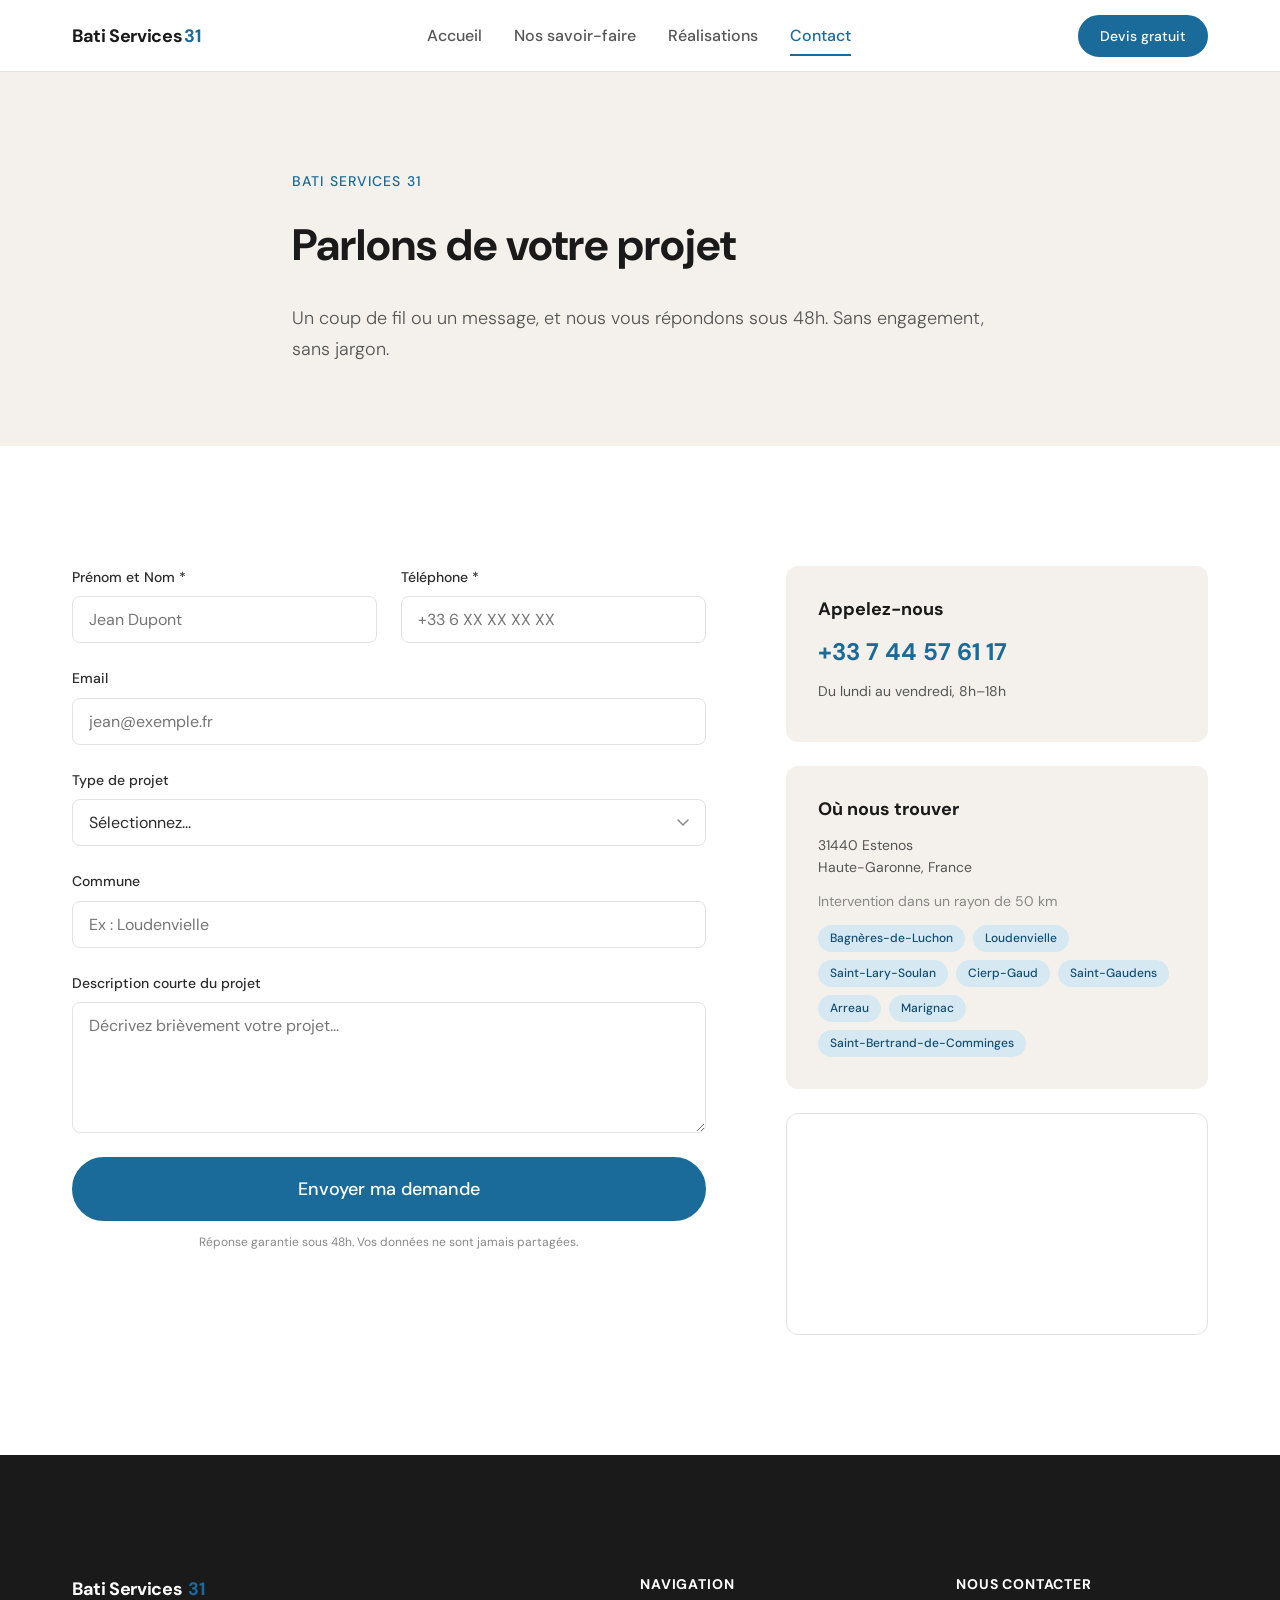
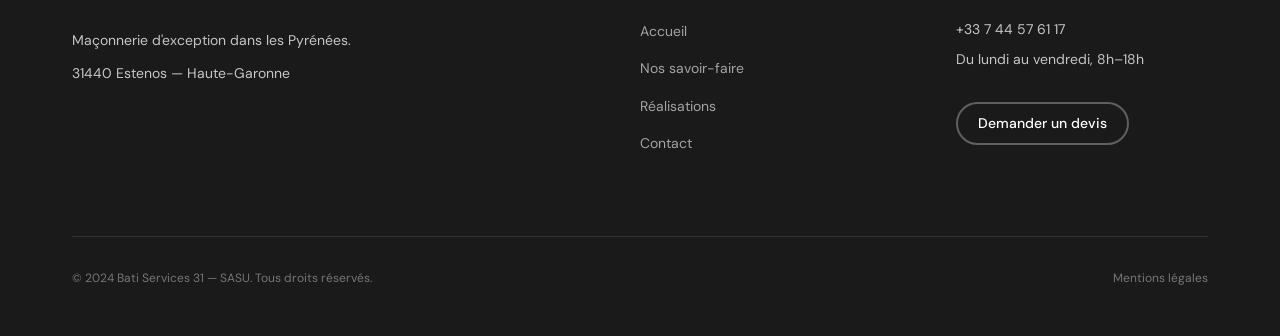
<file: contact.html>
<!DOCTYPE html>
<html lang="fr">
<head>
  <meta charset="UTF-8">
  <meta name="viewport" content="width=device-width, initial-scale=1.0">
  <meta name="robots" content="index, follow">
  <title>Contact &amp; Devis — Bati Services 31</title>
  <meta name="description" content="Demandez un devis gratuit à Bati Services 31. Réponse sous 48h. Intervention dans un rayon de 50 km autour de Bagnères-de-Luchon.">
  <link rel="preconnect" href="https://fonts.googleapis.com">
  <link rel="preconnect" href="https://fonts.gstatic.com" crossorigin>
  <link href="https://fonts.googleapis.com/css2?family=DM+Sans:ital,opsz,wght@0,9..40,300;0,9..40,400;0,9..40,500;0,9..40,700;1,9..40,300&display=swap" rel="stylesheet">
  <link rel="stylesheet" href="assets/css/style.css">
</head>
<body>

  <!-- ── HEADER ── -->
  <header class="site-header">
    <div class="container">
      <nav class="nav">
        <a href="index.html" class="nav-logo">
          <span class="logo-name">Bati Services</span><span class="logo-number">31</span>
        </a>
        <ul class="nav-links">
          <li><a href="index.html" class="nav-link">Accueil</a></li>
          <li><a href="services.html" class="nav-link">Nos savoir-faire</a></li>
          <li><a href="realisations.html" class="nav-link">Réalisations</a></li>
          <li><a href="contact.html" class="nav-link">Contact</a></li>
        </ul>
        <a href="contact.html" class="btn btn-primary btn-sm nav-cta">Devis gratuit</a>
        <button class="nav-burger" aria-label="Menu">
          <span></span><span></span><span></span>
        </button>
      </nav>
    </div>
    <nav class="nav-mobile">
      <a href="index.html" class="nav-link">Accueil</a>
      <a href="services.html" class="nav-link">Nos savoir-faire</a>
      <a href="realisations.html" class="nav-link">Réalisations</a>
      <a href="contact.html" class="nav-link">Contact</a>
      <a href="contact.html" class="btn btn-primary btn-md">Devis gratuit</a>
    </nav>
  </header>

  <!-- ── PAGE HERO ── -->
  <section class="page-hero">
    <div class="container">
      <span class="section-label">Bati Services 31</span>
      <h1>Parlons de votre projet</h1>
      <p class="page-hero-subtitle">
        Un coup de fil ou un message, et nous vous répondons sous 48h.
        Sans engagement, sans jargon.
      </p>
    </div>
  </section>

  <!-- ── CONTACT SECTION ── -->
  <section class="contact-section">
    <div class="container">
      <div class="contact-layout">

        <!-- Formulaire -->
        <div class="fade-in">
          <form class="contact-form" name="contact" method="POST">

            <div class="form-row">
              <div class="form-group">
                <label for="nom">Prénom et Nom *</label>
                <input type="text" id="nom" name="nom" required placeholder="Jean Dupont">
              </div>
              <div class="form-group">
                <label for="tel">Téléphone *</label>
                <input type="tel" id="tel" name="tel" required placeholder="+33 6 XX XX XX XX">
              </div>
            </div>

            <div class="form-group">
              <label for="email">Email</label>
              <input type="email" id="email" name="email" placeholder="jean@exemple.fr">
            </div>

            <div class="form-group">
              <label for="projet">Type de projet</label>
              <select id="projet" name="projet">
                <option value="">Sélectionnez...</option>
                <option value="maconnerie">Maçonnerie générale</option>
                <option value="pierre">Construction en pierre</option>
                <option value="facade">Rénovation façade</option>
                <option value="carrelage">Carrelage et faïence</option>
                <option value="exterieurs">Aménagements extérieurs</option>
                <option value="platrerie">Plâtrerie</option>
                <option value="autre">Autre</option>
              </select>
            </div>

            <div class="form-group">
              <label for="commune">Commune</label>
              <input type="text" id="commune" name="commune" placeholder="Ex : Loudenvielle">
            </div>

            <div class="form-group">
              <label for="message">Description courte du projet</label>
              <textarea id="message" name="message" rows="5"
                placeholder="Décrivez brièvement votre projet..."></textarea>
            </div>

            <button type="submit" class="btn btn-primary btn-lg btn-full">
              Envoyer ma demande
            </button>
            <p class="form-note">
              Réponse garantie sous 48h. Vos données ne sont jamais partagées.
            </p>

          </form>
        </div>

        <!-- Infos de contact -->
        <div class="contact-info fade-in">

          <div class="contact-card">
            <h3>Appelez-nous</h3>
            <a href="tel:+33744576117" class="contact-phone">+33 7 44 57 61 17</a>
            <p>Du lundi au vendredi, 8h–18h</p>
          </div>

          <div class="contact-card">
            <h3>Où nous trouver</h3>
            <p>31440 Estenos<br>Haute-Garonne, France</p>
            <p style="margin-top: 12px; font-size: 0.875rem; color: var(--color-light);">
              Intervention dans un rayon de 50 km
            </p>
            <div class="zone-list">
              <span class="zone-chip">Bagnères-de-Luchon</span>
              <span class="zone-chip">Loudenvielle</span>
              <span class="zone-chip">Saint-Lary-Soulan</span>
              <span class="zone-chip">Cierp-Gaud</span>
              <span class="zone-chip">Saint-Gaudens</span>
              <span class="zone-chip">Arreau</span>
              <span class="zone-chip">Marignac</span>
              <span class="zone-chip">Saint-Bertrand-de-Comminges</span>
            </div>
          </div>

          <div class="contact-map">
            <iframe
              src="https://www.google.com/maps/embed?pb=!1m18!1m12!1m3!1d46124.87!2d0.5958!3d42.7914!2m3!1f0!2f0!3f0!3m2!1i1024!2i768!4f13.1!3m3!1m2!1s0x12aedf4e7e5b2a33%3A0x40665174a9f0460!2sBagn%C3%A8res-de-Luchon!5e0!3m2!1sfr!2sfr!4v1700000000000"
              width="100%"
              height="220"
              style="border: 0; display: block;"
              allowfullscreen
              loading="lazy"
              referrerpolicy="no-referrer-when-downgrade"
              title="Carte Bagnères-de-Luchon">
            </iframe>
          </div>

        </div>
      </div>
    </div>
  </section>

  <!-- ── FOOTER ── -->
  <footer class="site-footer">
    <div class="container">
      <div class="footer-grid">
        <div class="footer-brand">
          <span class="footer-logo">Bati Services <em>31</em></span>
          <p>Maçonnerie d'exception dans les Pyrénées.</p>
          <p>31440 Estenos — Haute-Garonne</p>
        </div>
        <div class="footer-nav">
          <h4>Navigation</h4>
          <ul>
            <li><a href="index.html">Accueil</a></li>
            <li><a href="services.html">Nos savoir-faire</a></li>
            <li><a href="realisations.html">Réalisations</a></li>
            <li><a href="contact.html">Contact</a></li>
          </ul>
        </div>
        <div class="footer-contact">
          <h4>Nous contacter</h4>
          <p>+33 7 44 57 61 17</p>
          <p>Du lundi au vendredi, 8h–18h</p>
          <a href="contact.html" class="btn btn-outline btn-sm">Demander un devis</a>
        </div>
      </div>
      <div class="footer-bottom">
        <p>© 2024 Bati Services 31 — SASU. Tous droits réservés.</p>
        <a href="#">Mentions légales</a>
      </div>
    </div>
  </footer>

  <script src="assets/js/main.js"></script>
</body>
</html>
</file>
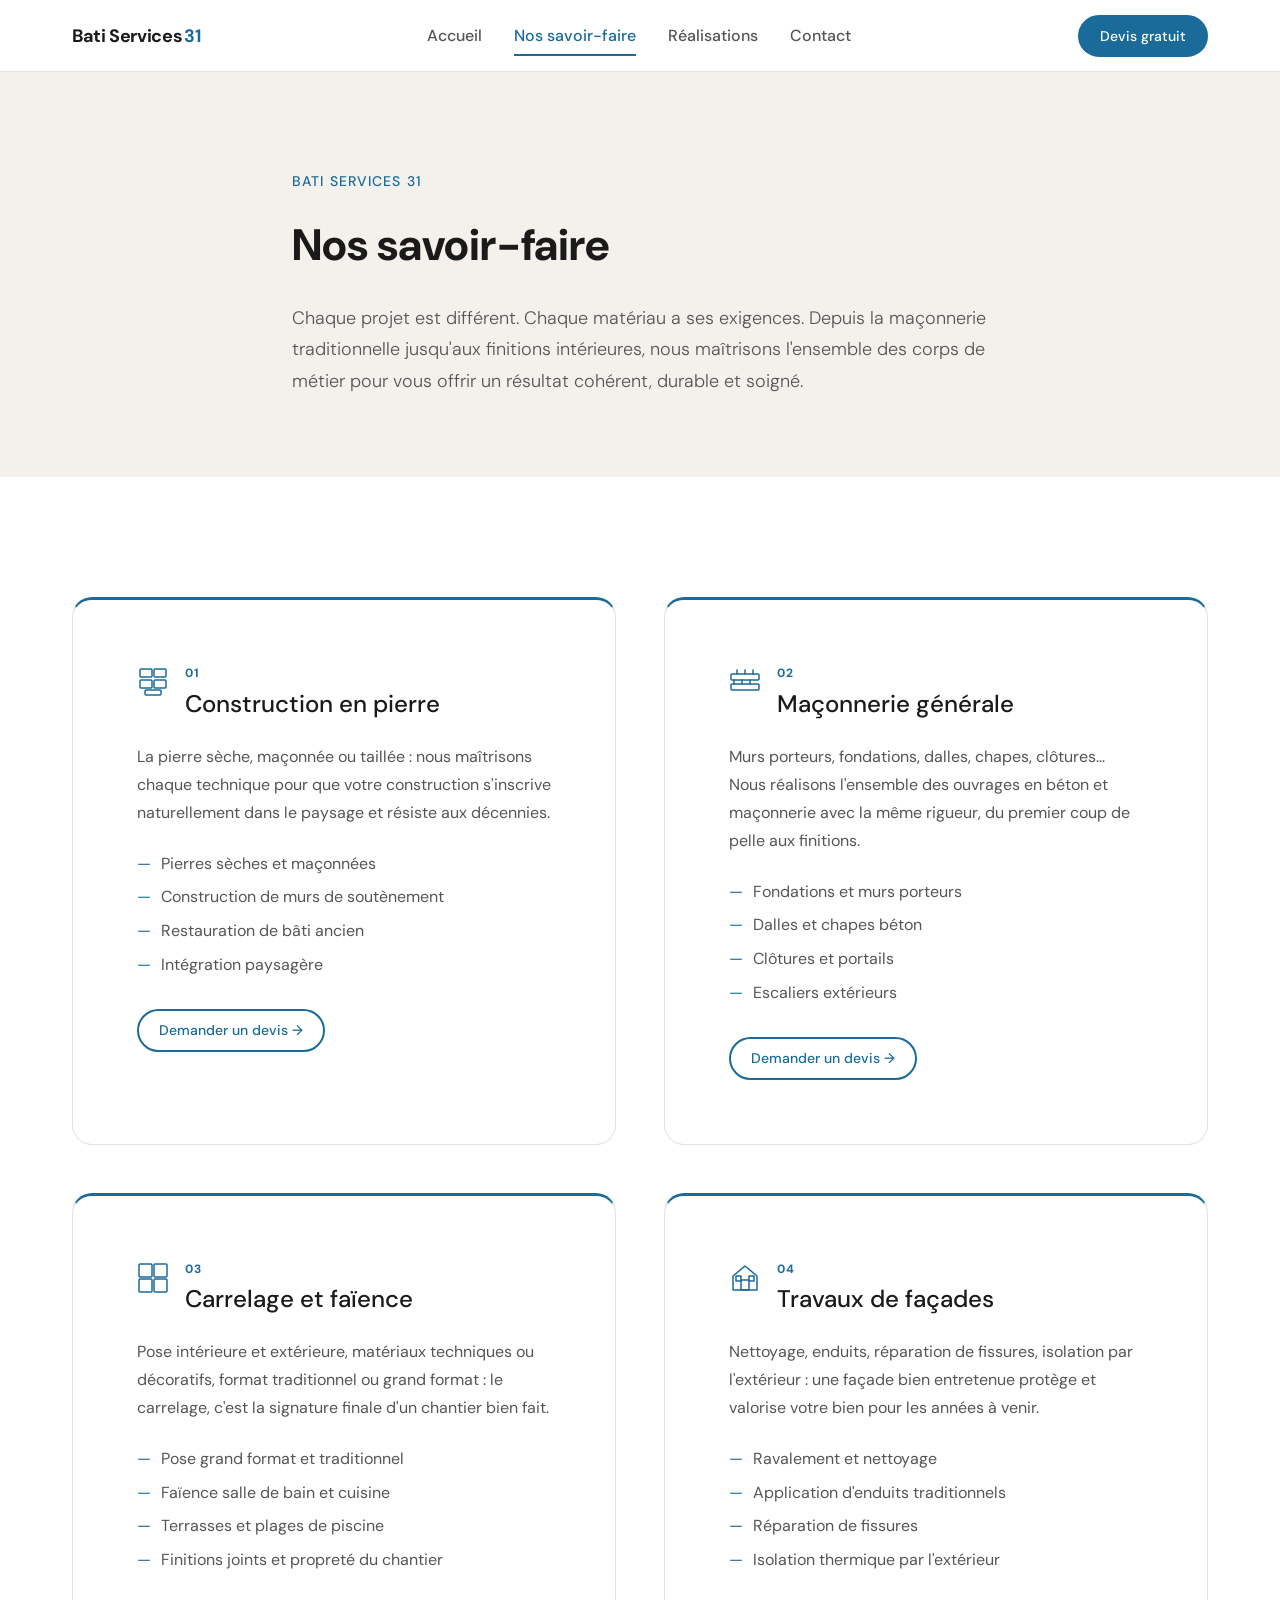
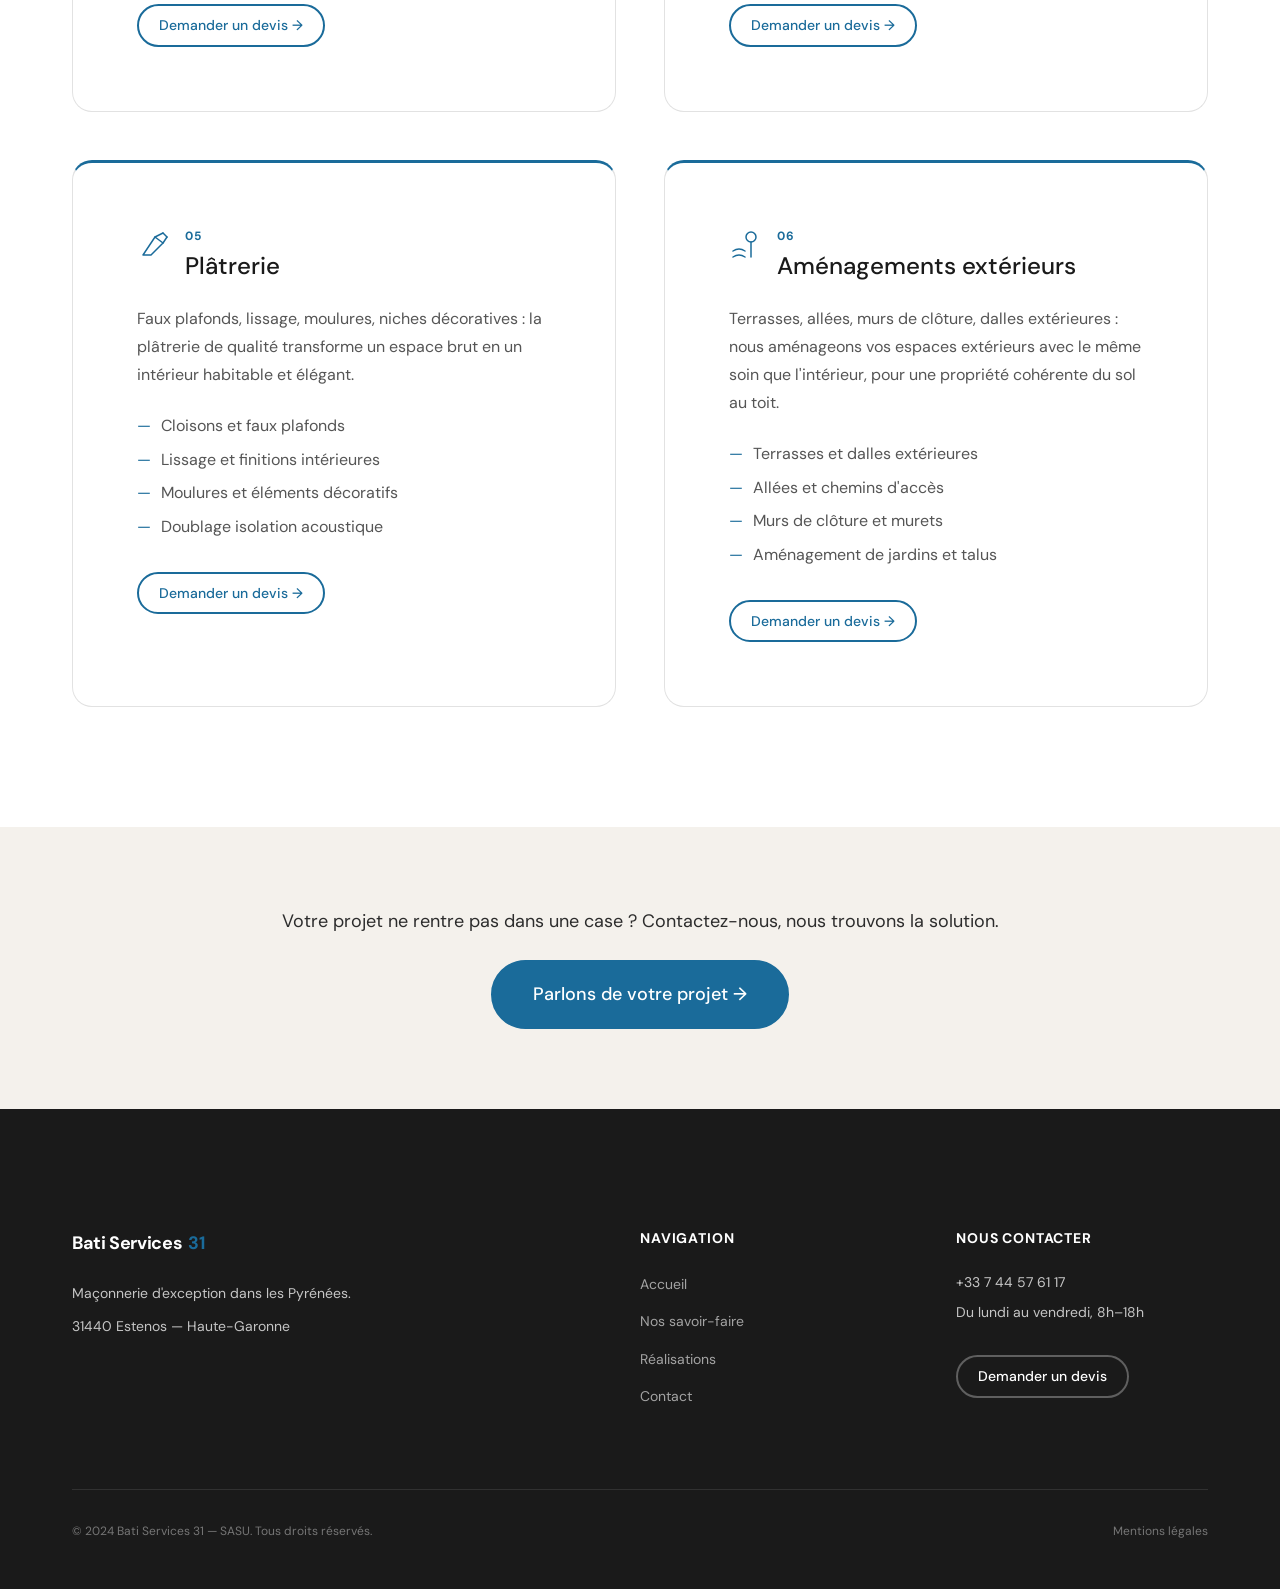
<file: services.html>
<!DOCTYPE html>
<html lang="fr">
<head>
  <meta charset="UTF-8">
  <meta name="viewport" content="width=device-width, initial-scale=1.0">
  <meta name="robots" content="index, follow">
  <title>Nos Savoir-faire — Bati Services 31</title>
  <meta name="description" content="Maçonnerie générale, construction en pierre, carrelage, façades, plâtrerie et aménagements extérieurs à Bagnères-de-Luchon et alentours.">
  <link rel="preconnect" href="https://fonts.googleapis.com">
  <link rel="preconnect" href="https://fonts.gstatic.com" crossorigin>
  <link href="https://fonts.googleapis.com/css2?family=DM+Sans:ital,opsz,wght@0,9..40,300;0,9..40,400;0,9..40,500;0,9..40,700;1,9..40,300&display=swap" rel="stylesheet">
  <link rel="stylesheet" href="assets/css/style.css">
</head>
<body>

  <!-- ── HEADER ── -->
  <header class="site-header">
    <div class="container">
      <nav class="nav">
        <a href="index.html" class="nav-logo">
          <span class="logo-name">Bati Services</span><span class="logo-number">31</span>
        </a>
        <ul class="nav-links">
          <li><a href="index.html" class="nav-link">Accueil</a></li>
          <li><a href="services.html" class="nav-link">Nos savoir-faire</a></li>
          <li><a href="realisations.html" class="nav-link">Réalisations</a></li>
          <li><a href="contact.html" class="nav-link">Contact</a></li>
        </ul>
        <a href="contact.html" class="btn btn-primary btn-sm nav-cta">Devis gratuit</a>
        <button class="nav-burger" aria-label="Menu">
          <span></span><span></span><span></span>
        </button>
      </nav>
    </div>
    <nav class="nav-mobile">
      <a href="index.html" class="nav-link">Accueil</a>
      <a href="services.html" class="nav-link">Nos savoir-faire</a>
      <a href="realisations.html" class="nav-link">Réalisations</a>
      <a href="contact.html" class="nav-link">Contact</a>
      <a href="contact.html" class="btn btn-primary btn-md">Devis gratuit</a>
    </nav>
  </header>

  <!-- ── PAGE HERO ── -->
  <section class="page-hero">
    <div class="container">
      <span class="section-label">Bati Services 31</span>
      <h1>Nos savoir-faire</h1>
      <p class="page-hero-subtitle">
        Chaque projet est différent. Chaque matériau a ses exigences.
        Depuis la maçonnerie traditionnelle jusqu'aux finitions intérieures,
        nous maîtrisons l'ensemble des corps de métier pour vous offrir
        un résultat cohérent, durable et soigné.
      </p>
    </div>
  </section>

  <!-- ── SERVICES GRID ── -->
  <section class="services-full">
    <div class="container">
      <div class="services-full-grid">

        <!-- 01 Pierre -->
        <article class="service-item fade-in" id="pierre">
          <div class="service-item-header">
            <div class="service-item-icon">
              <svg width="32" height="32" viewBox="0 0 32 32" fill="none" stroke="currentColor" stroke-width="1.5" stroke-linecap="round" stroke-linejoin="round">
                <rect x="3" y="3" width="12" height="8" rx="1"/>
                <rect x="17" y="3" width="12" height="8" rx="1"/>
                <rect x="3" y="14" width="12" height="8" rx="1"/>
                <rect x="17" y="14" width="12" height="8" rx="1"/>
                <rect x="8" y="24" width="16" height="5" rx="1"/>
              </svg>
            </div>
            <div>
              <span class="service-item-num">01</span>
              <h2>Construction en pierre</h2>
            </div>
          </div>
          <p>La pierre sèche, maçonnée ou taillée : nous maîtrisons chaque technique pour que votre construction s'inscrive naturellement dans le paysage et résiste aux décennies.</p>
          <ul class="service-features">
            <li>Pierres sèches et maçonnées</li>
            <li>Construction de murs de soutènement</li>
            <li>Restauration de bâti ancien</li>
            <li>Intégration paysagère</li>
          </ul>
          <a href="contact.html" class="btn btn-outline btn-sm">Demander un devis →</a>
        </article>

        <!-- 02 Maçonnerie -->
        <article class="service-item fade-in" id="maconnerie">
          <div class="service-item-header">
            <div class="service-item-icon">
              <svg width="32" height="32" viewBox="0 0 32 32" fill="none" stroke="currentColor" stroke-width="1.5" stroke-linecap="round" stroke-linejoin="round">
                <rect x="2" y="8" width="28" height="6" rx="1"/>
                <rect x="2" y="18" width="28" height="6" rx="1"/>
                <line x1="8" y1="8" x2="8" y2="4"/><line x1="16" y1="8" x2="16" y2="4"/><line x1="24" y1="8" x2="24" y2="4"/>
                <line x1="5" y1="18" x2="5" y2="14"/><line x1="13" y1="18" x2="13" y2="14"/><line x1="21" y1="18" x2="21" y2="14"/>
              </svg>
            </div>
            <div>
              <span class="service-item-num">02</span>
              <h2>Maçonnerie générale</h2>
            </div>
          </div>
          <p>Murs porteurs, fondations, dalles, chapes, clôtures... Nous réalisons l'ensemble des ouvrages en béton et maçonnerie avec la même rigueur, du premier coup de pelle aux finitions.</p>
          <ul class="service-features">
            <li>Fondations et murs porteurs</li>
            <li>Dalles et chapes béton</li>
            <li>Clôtures et portails</li>
            <li>Escaliers extérieurs</li>
          </ul>
          <a href="contact.html" class="btn btn-outline btn-sm">Demander un devis →</a>
        </article>

        <!-- 03 Carrelage -->
        <article class="service-item fade-in" id="carrelage">
          <div class="service-item-header">
            <div class="service-item-icon">
              <svg width="32" height="32" viewBox="0 0 32 32" fill="none" stroke="currentColor" stroke-width="1.5" stroke-linecap="round" stroke-linejoin="round">
                <rect x="2" y="2" width="13" height="13" rx="1"/>
                <rect x="17" y="2" width="13" height="13" rx="1"/>
                <rect x="2" y="17" width="13" height="13" rx="1"/>
                <rect x="17" y="17" width="13" height="13" rx="1"/>
              </svg>
            </div>
            <div>
              <span class="service-item-num">03</span>
              <h2>Carrelage et faïence</h2>
            </div>
          </div>
          <p>Pose intérieure et extérieure, matériaux techniques ou décoratifs, format traditionnel ou grand format : le carrelage, c'est la signature finale d'un chantier bien fait.</p>
          <ul class="service-features">
            <li>Pose grand format et traditionnel</li>
            <li>Faïence salle de bain et cuisine</li>
            <li>Terrasses et plages de piscine</li>
            <li>Finitions joints et propreté du chantier</li>
          </ul>
          <a href="contact.html" class="btn btn-outline btn-sm">Demander un devis →</a>
        </article>

        <!-- 04 Façades -->
        <article class="service-item fade-in" id="facades">
          <div class="service-item-header">
            <div class="service-item-icon">
              <svg width="32" height="32" viewBox="0 0 32 32" fill="none" stroke="currentColor" stroke-width="1.5" stroke-linecap="round" stroke-linejoin="round">
                <path d="M4 28 L4 14 L16 4 L28 14 L28 28 Z"/>
                <rect x="12" y="18" width="8" height="10"/>
                <rect x="7" y="14" width="5" height="5"/>
                <rect x="20" y="14" width="5" height="5"/>
              </svg>
            </div>
            <div>
              <span class="service-item-num">04</span>
              <h2>Travaux de façades</h2>
            </div>
          </div>
          <p>Nettoyage, enduits, réparation de fissures, isolation par l'extérieur : une façade bien entretenue protège et valorise votre bien pour les années à venir.</p>
          <ul class="service-features">
            <li>Ravalement et nettoyage</li>
            <li>Application d'enduits traditionnels</li>
            <li>Réparation de fissures</li>
            <li>Isolation thermique par l'extérieur</li>
          </ul>
          <a href="contact.html" class="btn btn-outline btn-sm">Demander un devis →</a>
        </article>

        <!-- 05 Plâtrerie -->
        <article class="service-item fade-in" id="platrerie">
          <div class="service-item-header">
            <div class="service-item-icon">
              <svg width="32" height="32" viewBox="0 0 32 32" fill="none" stroke="currentColor" stroke-width="1.5" stroke-linecap="round" stroke-linejoin="round">
                <path d="M6 26 L18 8 L26 14 L14 26 Z"/>
                <line x1="18" y1="8" x2="26" y2="4"/>
                <line x1="26" y1="14" x2="30" y2="8"/>
                <line x1="26" y1="4" x2="30" y2="8"/>
              </svg>
            </div>
            <div>
              <span class="service-item-num">05</span>
              <h2>Plâtrerie</h2>
            </div>
          </div>
          <p>Faux plafonds, lissage, moulures, niches décoratives : la plâtrerie de qualité transforme un espace brut en un intérieur habitable et élégant.</p>
          <ul class="service-features">
            <li>Cloisons et faux plafonds</li>
            <li>Lissage et finitions intérieures</li>
            <li>Moulures et éléments décoratifs</li>
            <li>Doublage isolation acoustique</li>
          </ul>
          <a href="contact.html" class="btn btn-outline btn-sm">Demander un devis →</a>
        </article>

        <!-- 06 Extérieurs -->
        <article class="service-item fade-in" id="exterieurs">
          <div class="service-item-header">
            <div class="service-item-icon">
              <svg width="32" height="32" viewBox="0 0 32 32" fill="none" stroke="currentColor" stroke-width="1.5" stroke-linecap="round" stroke-linejoin="round">
                <circle cx="22" cy="8" r="5"/>
                <line x1="22" y1="13" x2="22" y2="28"/>
                <path d="M4 28 Q10 24 16 28"/>
                <path d="M4 22 Q10 18 16 22"/>
              </svg>
            </div>
            <div>
              <span class="service-item-num">06</span>
              <h2>Aménagements extérieurs</h2>
            </div>
          </div>
          <p>Terrasses, allées, murs de clôture, dalles extérieures : nous aménageons vos espaces extérieurs avec le même soin que l'intérieur, pour une propriété cohérente du sol au toit.</p>
          <ul class="service-features">
            <li>Terrasses et dalles extérieures</li>
            <li>Allées et chemins d'accès</li>
            <li>Murs de clôture et murets</li>
            <li>Aménagement de jardins et talus</li>
          </ul>
          <a href="contact.html" class="btn btn-outline btn-sm">Demander un devis →</a>
        </article>

      </div>
    </div>
  </section>

  <!-- ── CTA services ── -->
  <section class="services-cta">
    <div class="container">
      <p class="fade-in">Votre projet ne rentre pas dans une case ? Contactez-nous, nous trouvons la solution.</p>
      <a href="contact.html" class="btn btn-primary btn-lg fade-in">Parlons de votre projet →</a>
    </div>
  </section>

  <!-- ── FOOTER ── -->
  <footer class="site-footer">
    <div class="container">
      <div class="footer-grid">
        <div class="footer-brand">
          <span class="footer-logo">Bati Services <em>31</em></span>
          <p>Maçonnerie d'exception dans les Pyrénées.</p>
          <p>31440 Estenos — Haute-Garonne</p>
        </div>
        <div class="footer-nav">
          <h4>Navigation</h4>
          <ul>
            <li><a href="index.html">Accueil</a></li>
            <li><a href="services.html">Nos savoir-faire</a></li>
            <li><a href="realisations.html">Réalisations</a></li>
            <li><a href="contact.html">Contact</a></li>
          </ul>
        </div>
        <div class="footer-contact">
          <h4>Nous contacter</h4>
          <p>+33 7 44 57 61 17</p>
          <p>Du lundi au vendredi, 8h–18h</p>
          <a href="contact.html" class="btn btn-outline btn-sm">Demander un devis</a>
        </div>
      </div>
      <div class="footer-bottom">
        <p>© 2024 Bati Services 31 — SASU. Tous droits réservés.</p>
        <a href="#">Mentions légales</a>
      </div>
    </div>
  </footer>

  <script src="assets/js/main.js"></script>
</body>
</html>
</file>
<file: assets/css/style.css>
/* ============================================================
   BATI SERVICES 31 — Global Stylesheet
   ============================================================ */

/* ── Google Fonts ── */
@import url('https://fonts.googleapis.com/css2?family=DM+Sans:ital,opsz,wght@0,9..40,300;0,9..40,400;0,9..40,500;0,9..40,700;1,9..40,300&display=swap');

/* ── Design Tokens ── */
:root {
  /* Colours */
  --color-blue:         #1A6B9A;
  --color-blue-dark:    #124E72;
  --color-blue-light:   #D6E8F2;
  --color-black:        #1A1A1A;
  --color-dark:         #2C2C2C;
  --color-mid:          #555555;
  --color-light:        #888888;
  --color-stone:        #F4F1EC;
  --color-gray-light:   #F7F9FB;
  --color-white:        #FFFFFF;
  --color-border:       #E2E2E2;

  --color-text-primary:   var(--color-black);
  --color-text-secondary: var(--color-mid);
  --color-text-muted:     var(--color-light);
  --color-bg-primary:     var(--color-white);
  --color-bg-alt:         var(--color-stone);
  --color-bg-subtle:      var(--color-gray-light);
  --color-accent:         var(--color-blue);
  --color-accent-hover:   var(--color-blue-dark);

  /* Typography */
  --font-primary: 'DM Sans', sans-serif;
  --text-xs:   0.75rem;
  --text-sm:   0.875rem;
  --text-base: 1rem;
  --text-lg:   1.125rem;
  --text-xl:   1.25rem;
  --text-2xl:  1.5rem;
  --text-3xl:  2rem;
  --text-4xl:  2.75rem;
  --text-5xl:  3.75rem;
  --text-hero: clamp(2.75rem, 5vw, 4.5rem);

  --weight-light:   300;
  --weight-regular: 400;
  --weight-medium:  500;
  --weight-bold:    700;

  --leading-tight:   1.15;
  --leading-snug:    1.3;
  --leading-normal:  1.6;
  --leading-relaxed: 1.75;

  /* Spacing */
  --space-1:  4px;
  --space-2:  8px;
  --space-3:  12px;
  --space-4:  16px;
  --space-5:  24px;
  --space-6:  32px;
  --space-7:  48px;
  --space-8:  64px;
  --space-9:  80px;
  --space-10: 96px;
  --space-11: 120px;
  --space-12: 160px;

  /* Layout */
  --container-max:    1200px;
  --container-wide:   1440px;
  --container-narrow: 760px;
  --container-px:     clamp(1rem, 4vw, 2rem);

  --radius-sm:   4px;
  --radius-md:   8px;
  --radius-lg:   12px;
  --radius-xl:   20px;
  --radius-pill: 999px;

  --shadow-sm: 0 1px 3px rgba(0,0,0,0.06), 0 1px 2px rgba(0,0,0,0.04);
  --shadow-md: 0 4px 12px rgba(0,0,0,0.08), 0 2px 4px rgba(0,0,0,0.04);
  --shadow-lg: 0 12px 32px rgba(0,0,0,0.10), 0 4px 8px rgba(0,0,0,0.04);

  --transition:      all 0.2s ease;
  --transition-slow: all 0.35s ease;
}

/* ── Reset ── */
*, *::before, *::after { box-sizing: border-box; margin: 0; padding: 0; }
html { scroll-behavior: smooth; }
body {
  font-family: var(--font-primary);
  font-size: var(--text-base);
  font-weight: var(--weight-regular);
  color: var(--color-mid);
  background: var(--color-white);
  line-height: var(--leading-normal);
  -webkit-font-smoothing: antialiased;
}
img { max-width: 100%; display: block; }
a { color: inherit; text-decoration: none; }
ul, ol { list-style: none; }
button { cursor: pointer; border: none; background: none; font-family: inherit; }

/* ── Container ── */
.container {
  width: 100%;
  max-width: var(--container-max);
  margin: 0 auto;
  padding: 0 var(--container-px);
}

/* ── Typography helpers ── */
h1, h2, h3, h4 {
  font-family: var(--font-primary);
  color: var(--color-black);
  font-weight: var(--weight-bold);
  line-height: var(--leading-snug);
}

.section-label {
  display: inline-block;
  font-size: var(--text-sm);
  font-weight: var(--weight-medium);
  color: var(--color-blue);
  letter-spacing: 0.08em;
  text-transform: uppercase;
  margin-bottom: var(--space-4);
}

/* ── Fade-in animation ── */
.fade-in {
  opacity: 0;
  transform: translateY(20px);
  transition: opacity 0.5s ease, transform 0.5s ease;
}
.fade-in.visible {
  opacity: 1;
  transform: translateY(0);
}
.service-card:nth-child(1),
.service-item:nth-child(1),
.testimonial-card:nth-child(1) { transition-delay: 0ms; }
.service-card:nth-child(2),
.service-item:nth-child(2),
.testimonial-card:nth-child(2) { transition-delay: 80ms; }
.service-card:nth-child(3),
.service-item:nth-child(3),
.testimonial-card:nth-child(3) { transition-delay: 160ms; }
.service-item:nth-child(4) { transition-delay: 80ms; }
.service-item:nth-child(5) { transition-delay: 160ms; }
.service-item:nth-child(6) { transition-delay: 240ms; }

/* ============================================================
   HEADER / NAV
   ============================================================ */
.site-header {
  position: sticky;
  top: 0;
  z-index: 100;
  height: 72px;
  background: var(--color-white);
  border-bottom: 1px solid var(--color-border);
  transition: box-shadow 0.2s ease;
}
.site-header.scrolled { box-shadow: var(--shadow-sm); }

.nav {
  display: flex;
  align-items: center;
  justify-content: space-between;
  height: 72px;
  gap: var(--space-6);
}

.nav-logo {
  font-size: var(--text-lg);
  font-weight: var(--weight-bold);
  color: var(--color-black);
  letter-spacing: -0.02em;
  white-space: nowrap;
  flex-shrink: 0;
}
.logo-number { color: var(--color-blue); margin-left: 2px; }

.nav-links {
  display: flex;
  align-items: center;
  gap: var(--space-6);
  flex: 1;
  justify-content: center;
}

.nav-link {
  font-size: var(--text-base);
  font-weight: var(--weight-medium);
  color: var(--color-mid);
  padding: var(--space-2) 0;
  border-bottom: 2px solid transparent;
  transition: var(--transition);
  white-space: nowrap;
}
.nav-link:hover,
.nav-link.active {
  color: var(--color-blue);
  border-bottom-color: var(--color-blue);
}

.nav-burger {
  display: none;
  flex-direction: column;
  gap: 5px;
  width: 28px;
  padding: 4px 0;
}
.nav-burger span {
  display: block;
  height: 2px;
  background: var(--color-black);
  border-radius: 2px;
  transition: var(--transition);
}
.nav-burger.open span:nth-child(1) { transform: translateY(7px) rotate(45deg); }
.nav-burger.open span:nth-child(2) { opacity: 0; }
.nav-burger.open span:nth-child(3) { transform: translateY(-7px) rotate(-45deg); }

/* Mobile nav */
.nav-mobile {
  display: none;
  position: fixed;
  inset: 72px 0 0;
  background: var(--color-white);
  z-index: 99;
  padding: var(--space-7) var(--container-px);
  flex-direction: column;
  gap: var(--space-5);
  border-top: 1px solid var(--color-border);
}
.nav-mobile.open { display: flex; }
.nav-mobile .nav-link {
  font-size: var(--text-lg);
  padding: var(--space-3) 0;
  border-bottom: 1px solid var(--color-border);
}
.nav-mobile .btn { margin-top: var(--space-3); text-align: center; justify-content: center; }

@media (max-width: 767px) {
  .site-header { height: 64px; }
  .nav { height: 64px; }
  .nav-links, .nav-cta { display: none; }
  .nav-burger { display: flex; }
  .nav-mobile { top: 64px; }
}

/* ============================================================
   BUTTONS
   ============================================================ */
.btn {
  display: inline-flex;
  align-items: center;
  gap: var(--space-2);
  font-family: var(--font-primary);
  font-weight: var(--weight-medium);
  font-size: var(--text-base);
  text-decoration: none;
  border: 2px solid transparent;
  border-radius: var(--radius-pill);
  cursor: pointer;
  transition: var(--transition);
  white-space: nowrap;
}
.btn-sm  { padding: 8px 20px;  font-size: var(--text-sm); }
.btn-md  { padding: 14px 32px; }
.btn-lg  { padding: 18px 40px; font-size: var(--text-lg); }

.btn-primary { background: var(--color-blue); color: white; border-color: var(--color-blue); }
.btn-primary:hover {
  background: var(--color-blue-dark);
  border-color: var(--color-blue-dark);
  transform: translateY(-1px);
  box-shadow: var(--shadow-md);
}
.btn-outline { background: transparent; color: var(--color-blue); border-color: var(--color-blue); }
.btn-outline:hover { background: var(--color-blue); color: white; }
.btn-ghost { background: transparent; color: var(--color-mid); border-color: var(--color-border); }
.btn-ghost:hover { border-color: var(--color-blue); color: var(--color-blue); }

/* ============================================================
   FOOTER
   ============================================================ */
.site-footer {
  background: var(--color-black);
  color: rgba(255,255,255,0.75);
  padding: var(--space-11) 0 var(--space-7);
}
.footer-grid {
  display: grid;
  grid-template-columns: 2fr 1fr 1fr;
  gap: var(--space-8);
  padding-bottom: var(--space-9);
  border-bottom: 1px solid rgba(255,255,255,0.1);
}
.footer-logo {
  display: inline-block;
  font-size: var(--text-lg);
  font-weight: var(--weight-bold);
  color: white;
  letter-spacing: -0.02em;
  margin-bottom: var(--space-4);
}
.footer-logo em { color: var(--color-blue); font-style: normal; margin-left: 2px; }
.footer-brand p { font-size: var(--text-sm); line-height: var(--leading-relaxed); margin-top: var(--space-2); }
.footer-nav h4,
.footer-contact h4 {
  font-size: var(--text-sm);
  font-weight: var(--weight-bold);
  color: white;
  letter-spacing: 0.06em;
  text-transform: uppercase;
  margin-bottom: var(--space-5);
}
.footer-nav ul { display: flex; flex-direction: column; gap: var(--space-3); }
.footer-nav a {
  font-size: var(--text-sm);
  color: rgba(255,255,255,0.6);
  transition: var(--transition);
}
.footer-nav a:hover { color: white; }
.footer-contact p { font-size: var(--text-sm); margin-bottom: var(--space-2); }
.footer-contact .btn-outline {
  border-color: rgba(255,255,255,0.3);
  color: white;
  margin-top: var(--space-5);
}
.footer-contact .btn-outline:hover { background: var(--color-blue); border-color: var(--color-blue); }

.footer-bottom {
  display: flex;
  align-items: center;
  justify-content: space-between;
  padding-top: var(--space-6);
  font-size: var(--text-xs);
  color: rgba(255,255,255,0.4);
  flex-wrap: wrap;
  gap: var(--space-3);
}
.footer-bottom a { color: rgba(255,255,255,0.4); transition: var(--transition); }
.footer-bottom a:hover { color: white; }

@media (max-width: 767px) {
  .footer-grid { grid-template-columns: 1fr; gap: var(--space-7); }
  .footer-bottom { flex-direction: column; align-items: flex-start; }
}

/* ============================================================
   HERO (index.html)
   ============================================================ */
.hero {
  position: relative;
  min-height: 90vh;
  display: flex;
  align-items: center;
  overflow: hidden;
}
.hero-bg {
  position: absolute;
  inset: 0;
  background-image: url('https://images.unsplash.com/photo-1504307651254-35680f356dfd?auto=format&fit=crop&w=1920&q=80');
  background-size: cover;
  background-position: center;
}
.hero-overlay {
  position: absolute;
  inset: 0;
  background: linear-gradient(135deg, rgba(26,26,26,0.75) 0%, rgba(26,107,154,0.45) 100%);
}
.hero-content {
  position: relative;
  z-index: 1;
  max-width: 760px;
  padding: var(--space-11) 0;
}
.hero-label {
  display: block;
  font-size: var(--text-sm);
  font-weight: var(--weight-medium);
  color: rgba(255,255,255,0.7);
  letter-spacing: 0.1em;
  text-transform: uppercase;
  margin-bottom: var(--space-5);
}
.hero h1 {
  font-size: var(--text-hero);
  font-weight: var(--weight-bold);
  color: white;
  line-height: var(--leading-tight);
  margin-bottom: var(--space-6);
}
.hero-subtitle {
  font-size: var(--text-lg);
  font-weight: var(--weight-light);
  color: rgba(255,255,255,0.85);
  max-width: 520px;
  line-height: var(--leading-relaxed);
  margin-bottom: var(--space-8);
}
.hero-actions {
  display: flex;
  gap: var(--space-4);
  flex-wrap: wrap;
}

/* ── Trust Bar ── */
.trust-bar {
  background: var(--color-white);
  padding: var(--space-9) 0;
}
.trust-grid {
  display: grid;
  grid-template-columns: repeat(3, 1fr);
}
.trust-item {
  padding: var(--space-7) var(--space-8);
  text-align: center;
  border-right: 1px solid var(--color-border);
}
.trust-item:last-child { border-right: none; }
.trust-number {
  display: block;
  font-size: 4rem;
  font-weight: 700;
  color: var(--color-blue);
  line-height: 1;
  margin-bottom: var(--space-3);
}
.trust-label {
  display: block;
  font-size: var(--text-lg);
  font-weight: 500;
  color: var(--color-black);
  margin-bottom: var(--space-2);
}
.trust-desc {
  font-size: var(--text-base);
  color: var(--color-light);
}

/* ── About / Fernando ── */
.about-section {
  background: var(--color-stone);
  padding: var(--space-11) 0;
}
.about-grid {
  display: grid;
  grid-template-columns: 1fr 1fr;
  gap: var(--space-9);
  align-items: center;
}
.about-image {
  width: 100%;
  aspect-ratio: 4/5;
  object-fit: cover;
  border-radius: var(--radius-xl);
  box-shadow: var(--shadow-lg);
}
.about-image-placeholder {
  width: 100%;
  aspect-ratio: 4/5;
  border-radius: var(--radius-xl);
  box-shadow: var(--shadow-lg);
  overflow: hidden;
  background: var(--color-border);
}
.about-image-placeholder img {
  width: 100%;
  height: 100%;
  object-fit: cover;
}
.about-text h2 {
  font-size: var(--text-3xl);
  font-weight: var(--weight-medium);
  line-height: var(--leading-snug);
  margin-bottom: var(--space-5);
}
.about-text p {
  font-size: var(--text-lg);
  font-weight: var(--weight-light);
  line-height: var(--leading-relaxed);
  margin-bottom: var(--space-7);
}
.about-stats {
  display: flex;
  gap: var(--space-7);
}
.stat strong {
  display: block;
  font-size: var(--text-2xl);
  font-weight: 700;
  color: var(--color-black);
}
.stat span { font-size: var(--text-sm); color: var(--color-light); }

/* ── Services preview cards (home) ── */
.services-preview {
  background: var(--color-white);
  padding: var(--space-11) 0;
}
.section-header {
  display: flex;
  flex-direction: column;
  align-items: flex-start;
  gap: var(--space-3);
  margin-bottom: var(--space-9);
}
.section-header h2 { font-size: var(--text-3xl); font-weight: var(--weight-medium); }
.services-grid {
  display: grid;
  grid-template-columns: repeat(3, 1fr);
  gap: var(--space-6);
}
.service-card {
  padding: var(--space-7) var(--space-6);
  border: 1px solid var(--color-border);
  border-radius: var(--radius-xl);
  background: var(--color-white);
  transition: var(--transition-slow);
}
.service-card:hover {
  border-color: var(--color-blue);
  box-shadow: var(--shadow-lg);
  transform: translateY(-4px);
}
.service-card-icon {
  color: var(--color-blue);
  margin-bottom: var(--space-4);
}
.service-card h3 {
  font-size: var(--text-xl);
  font-weight: var(--weight-medium);
  color: var(--color-black);
  margin-bottom: var(--space-3);
}
.service-card p {
  font-size: var(--text-base);
  color: var(--color-mid);
  line-height: var(--leading-normal);
}
.service-card-link {
  display: inline-block;
  margin-top: var(--space-5);
  font-size: var(--text-sm);
  font-weight: var(--weight-medium);
  color: var(--color-blue);
}
.service-card-link:hover { text-decoration: underline; }

/* ── CTA Banner ── */
.cta-banner {
  background: var(--color-blue);
  padding: var(--space-11) 0;
  text-align: center;
}
.cta-banner .container { max-width: var(--container-narrow); }
.cta-banner h2 {
  color: white;
  font-size: var(--text-3xl);
  font-weight: var(--weight-medium);
}
.cta-banner p {
  color: rgba(255,255,255,0.8);
  font-size: var(--text-lg);
  margin: var(--space-5) 0 var(--space-8);
  line-height: var(--leading-relaxed);
}
.btn-white { background: white; color: var(--color-blue); border-color: white; }
.btn-white:hover {
  background: var(--color-stone);
  border-color: var(--color-stone);
  transform: translateY(-1px);
  box-shadow: var(--shadow-md);
}

/* ============================================================
   HERO V2 (index redesign — Delicut-inspired)
   ============================================================ */
.hero-v2 {
  background: var(--color-white);
  padding: var(--space-10) 0 0;
  overflow: hidden;
}
.hero-v2 .container {
  display: flex;
  flex-direction: column;
  gap: var(--space-9);
}
.hero-v2-content {
  max-width: 760px;
  margin: 0 auto;
  text-align: center;
}
.hero-badge {
  display: inline-flex;
  align-items: center;
  gap: var(--space-2);
  font-size: var(--text-sm);
  font-weight: var(--weight-medium);
  color: var(--color-blue);
  background: var(--color-blue-light);
  border-radius: var(--radius-pill);
  padding: 6px 16px;
  margin-bottom: var(--space-6);
  letter-spacing: 0.03em;
}
.hero-v2 h1 {
  font-size: clamp(2.75rem, 5.5vw, 5rem);
  font-weight: 700;
  color: var(--color-black);
  line-height: 1.1;
  letter-spacing: -0.02em;
  margin-bottom: var(--space-6);
}
.hero-accent { color: var(--color-blue); }
.accent-text  { color: var(--color-blue); }
.hero-v2-subtitle {
  font-size: clamp(1.05rem, 1.8vw, 1.2rem);
  font-weight: var(--weight-light);
  color: var(--color-mid);
  line-height: var(--leading-relaxed);
  margin-bottom: var(--space-8);
}
.hero-v2-actions {
  display: flex;
  gap: var(--space-4);
  justify-content: center;
  flex-wrap: wrap;
  margin-bottom: var(--space-6);
}
.btn-outline-hero {
  background: transparent;
  color: var(--color-dark);
  border-color: var(--color-border);
}
.btn-outline-hero:hover {
  border-color: var(--color-blue);
  color: var(--color-blue);
}
.hero-v2-pills {
  display: flex;
  gap: var(--space-3);
  justify-content: center;
  flex-wrap: wrap;
}
.hero-pill {
  font-size: var(--text-sm);
  color: var(--color-mid);
  background: var(--color-gray-light);
  border-radius: var(--radius-pill);
  padding: 6px 14px;
}
.hero-v2-photo {
  position: relative;
  width: 100%;
  border-radius: var(--radius-xl) var(--radius-xl) 0 0;
  overflow: hidden;
  max-height: 560px;
}
.hero-v2-photo img {
  width: 100%;
  height: 560px;
  object-fit: cover;
  display: block;
}
.hero-v2-photo-tag {
  position: absolute;
  bottom: var(--space-6);
  left: var(--space-6);
  display: inline-flex;
  align-items: center;
  gap: var(--space-2);
  background: rgba(255,255,255,0.92);
  backdrop-filter: blur(8px);
  -webkit-backdrop-filter: blur(8px);
  border-radius: var(--radius-pill);
  padding: 10px 20px;
  font-size: var(--text-sm);
  font-weight: var(--weight-medium);
  color: var(--color-dark);
  box-shadow: var(--shadow-md);
}
.hero-v2-photo-tag svg { color: var(--color-blue); flex-shrink: 0; }

/* Phone button in nav */
.btn-phone {
  background: var(--color-black);
  color: white;
  border-color: var(--color-black);
  font-weight: var(--weight-medium);
}
.btn-phone:hover {
  background: var(--color-blue);
  border-color: var(--color-blue);
  transform: translateY(-1px);
  box-shadow: var(--shadow-md);
}

/* ── Stats Bar ── */
.stats-bar {
  background: var(--color-stone);
  padding: var(--space-10) 0;
}
.stats-bar-label {
  text-align: center;
  font-size: var(--text-sm);
  font-weight: var(--weight-medium);
  color: var(--color-blue);
  letter-spacing: 0.08em;
  text-transform: uppercase;
  margin-bottom: var(--space-8);
}
.stats-grid {
  display: flex;
  align-items: center;
  justify-content: center;
  gap: 0;
}
.stat-item {
  flex: 1;
  text-align: center;
  padding: var(--space-6) var(--space-5);
}
.stat-number {
  display: block;
  font-size: clamp(2.75rem, 5vw, 4.5rem);
  font-weight: 700;
  color: var(--color-blue);
  line-height: 1;
  letter-spacing: -0.02em;
  margin-bottom: var(--space-2);
}
.stat-title {
  display: block;
  font-size: var(--text-lg);
  font-weight: var(--weight-bold);
  color: var(--color-black);
  margin-bottom: var(--space-2);
}
.stat-sub {
  font-size: var(--text-sm);
  color: var(--color-light);
  display: block;
}
.stat-divider {
  width: 1px;
  height: 80px;
  background: var(--color-border);
  flex-shrink: 0;
}

/* ── Services Visual (photo cards) ── */
.services-visual {
  background: var(--color-white);
  padding: var(--space-11) 0;
}
.sv-header {
  display: flex;
  align-items: flex-end;
  justify-content: space-between;
  margin-bottom: var(--space-9);
  gap: var(--space-6);
}
.sv-header h2 {
  font-size: var(--text-3xl);
  font-weight: var(--weight-bold);
  line-height: var(--leading-snug);
  margin-top: var(--space-3);
}
.sv-grid {
  display: grid;
  grid-template-columns: 1.5fr 1fr;
  grid-template-rows: auto auto;
  gap: var(--space-5);
}
.sv-card {
  border-radius: var(--radius-xl);
  overflow: hidden;
  background: var(--color-white);
  border: 1px solid var(--color-border);
  transition: var(--transition-slow);
  display: flex;
  flex-direction: column;
}
.sv-card:hover { box-shadow: var(--shadow-lg); transform: translateY(-3px); }
.sv-card--large { grid-row: span 2; }
.sv-card-img {
  overflow: hidden;
  flex-shrink: 0;
}
.sv-card--large .sv-card-img { height: 340px; }
.sv-card:not(.sv-card--large) .sv-card-img { height: 180px; }
.sv-card-img img {
  width: 100%;
  height: 100%;
  object-fit: cover;
  display: block;
  transition: transform 0.4s ease;
}
.sv-card:hover .sv-card-img img { transform: scale(1.04); }
.sv-card-body {
  padding: var(--space-6);
  flex: 1;
  display: flex;
  flex-direction: column;
}
.sv-card-tag {
  display: inline-block;
  font-size: var(--text-xs);
  font-weight: var(--weight-bold);
  color: var(--color-blue);
  letter-spacing: 0.08em;
  text-transform: uppercase;
  margin-bottom: var(--space-3);
}
.sv-card-body h3 {
  font-size: var(--text-xl);
  font-weight: var(--weight-bold);
  color: var(--color-black);
  margin-bottom: var(--space-3);
}
.sv-card-body p {
  font-size: var(--text-base);
  color: var(--color-mid);
  line-height: var(--leading-normal);
  flex: 1;
}
.sv-card-link {
  display: inline-block;
  margin-top: var(--space-5);
  font-size: var(--text-sm);
  font-weight: var(--weight-medium);
  color: var(--color-blue);
}
.sv-card-link:hover { text-decoration: underline; }

/* ── Features Dark Section ── */
.features-dark {
  background: var(--color-black);
  padding: var(--space-11) 0;
}
.fd-header {
  text-align: center;
  margin-bottom: var(--space-10);
  max-width: 640px;
  margin-left: auto;
  margin-right: auto;
}
.fd-header h2 {
  font-size: var(--text-3xl);
  font-weight: var(--weight-bold);
  color: white;
  margin: var(--space-3) 0 var(--space-4);
  line-height: var(--leading-snug);
}
.fd-header p {
  color: rgba(255,255,255,0.6);
  font-size: var(--text-base);
  line-height: var(--leading-relaxed);
}
.section-label-light {
  display: inline-block;
  font-size: var(--text-sm);
  font-weight: var(--weight-medium);
  color: var(--color-blue);
  letter-spacing: 0.08em;
  text-transform: uppercase;
  margin-bottom: var(--space-3);
}
.fd-grid {
  display: grid;
  grid-template-columns: repeat(3, 1fr);
  gap: var(--space-5);
}
.fd-card {
  background: rgba(255,255,255,0.06);
  border: 1px solid rgba(255,255,255,0.1);
  border-radius: var(--radius-xl);
  padding: var(--space-7) var(--space-6);
  transition: var(--transition-slow);
}
.fd-card:hover {
  background: rgba(255,255,255,0.10);
  border-color: var(--color-blue);
  transform: translateY(-3px);
}
.fd-card-icon {
  width: 52px;
  height: 52px;
  background: rgba(26,107,154,0.2);
  border-radius: var(--radius-md);
  display: flex;
  align-items: center;
  justify-content: center;
  color: var(--color-blue);
  margin-bottom: var(--space-5);
}
.fd-card-icon--accent { background: rgba(26,107,154,0.35); }
.fd-card h3 {
  font-size: var(--text-lg);
  font-weight: var(--weight-bold);
  color: white;
  margin-bottom: var(--space-3);
}
.fd-card p {
  font-size: var(--text-base);
  color: rgba(255,255,255,0.6);
  line-height: var(--leading-relaxed);
}
.fd-card--photo {
  position: relative;
  overflow: hidden;
  padding: 0;
  min-height: 280px;
}
.fd-card--photo img {
  width: 100%;
  height: 100%;
  object-fit: cover;
  display: block;
  position: absolute;
  inset: 0;
}
.fd-card-photo-overlay {
  position: absolute;
  bottom: 0;
  left: 0;
  right: 0;
  padding: var(--space-5) var(--space-6);
  background: linear-gradient(to top, rgba(0,0,0,0.75) 0%, transparent 100%);
  display: flex;
  flex-direction: column;
  gap: 2px;
}
.fd-card-photo-overlay strong { color: white; font-size: var(--text-lg); font-weight: 700; }
.fd-card-photo-overlay span  { color: rgba(255,255,255,0.7); font-size: var(--text-sm); }

/* ── About V2 ── */
.about-v2 {
  background: var(--color-stone);
  padding: var(--space-11) 0;
}
.about-v2-grid {
  display: grid;
  grid-template-columns: 1fr 1fr;
  gap: var(--space-11);
  align-items: center;
}
.about-v2-photo {
  position: relative;
}
.about-v2-photo img {
  width: 100%;
  aspect-ratio: 4/5;
  object-fit: cover;
  border-radius: var(--radius-xl);
  box-shadow: var(--shadow-lg);
  display: block;
}
.about-v2-badge {
  position: absolute;
  bottom: -20px;
  right: -20px;
  width: 110px;
  height: 110px;
  background: var(--color-blue);
  border-radius: 50%;
  display: flex;
  flex-direction: column;
  align-items: center;
  justify-content: center;
  box-shadow: var(--shadow-lg);
  color: white;
  text-align: center;
  border: 4px solid white;
}
.about-v2-badge-number {
  font-size: 2rem;
  font-weight: 700;
  line-height: 1;
}
.about-v2-badge-text {
  font-size: 0.65rem;
  font-weight: var(--weight-medium);
  line-height: 1.3;
  text-transform: uppercase;
  letter-spacing: 0.03em;
  margin-top: 2px;
}
.about-v2-content h2 {
  font-size: var(--text-3xl);
  font-weight: var(--weight-bold);
  line-height: var(--leading-snug);
  margin-top: var(--space-3);
  margin-bottom: var(--space-6);
}
.about-v2-content > p {
  font-size: var(--text-lg);
  font-weight: var(--weight-light);
  line-height: var(--leading-relaxed);
  color: var(--color-mid);
  margin-bottom: var(--space-4);
}
.about-v2-items {
  display: flex;
  flex-direction: column;
  gap: var(--space-4);
  margin: var(--space-7) 0;
}
.about-v2-item {
  display: flex;
  align-items: center;
  gap: var(--space-4);
  font-size: var(--text-base);
  color: var(--color-dark);
  font-weight: var(--weight-medium);
}
.about-v2-item svg { color: var(--color-blue); flex-shrink: 0; }

/* ── Testimonials V2 ── */
.testimonials-v2 {
  background: var(--color-white);
  padding: var(--space-11) 0;
}
.tv2-header {
  text-align: center;
  margin-bottom: var(--space-10);
}
.tv2-header h2 {
  font-size: var(--text-3xl);
  font-weight: var(--weight-bold);
  margin: var(--space-3) 0 var(--space-4);
}
.tv2-header p {
  font-size: var(--text-base);
  color: var(--color-mid);
}
.tv2-grid {
  display: grid;
  grid-template-columns: repeat(3, 1fr);
  gap: var(--space-6);
  align-items: start;
}
.tv2-card {
  background: var(--color-gray-light);
  border-radius: var(--radius-xl);
  padding: var(--space-7);
  border: 1px solid var(--color-border);
  display: flex;
  flex-direction: column;
  gap: var(--space-5);
}
.tv2-card--featured {
  background: var(--color-blue);
  border-color: var(--color-blue);
}
.tv2-stars {
  font-size: 1.1rem;
  color: #F5A623;
  letter-spacing: 2px;
}
.tv2-card--featured .tv2-stars { color: #ffd166; }
.tv2-card blockquote {
  font-size: var(--text-base);
  color: var(--color-dark);
  line-height: var(--leading-relaxed);
  font-style: italic;
  margin: 0;
  flex: 1;
}
.tv2-card--featured blockquote { color: rgba(255,255,255,0.92); }
.tv2-author {
  display: flex;
  align-items: center;
  gap: var(--space-4);
  border-top: 1px solid var(--color-border);
  padding-top: var(--space-5);
}
.tv2-card--featured .tv2-author { border-top-color: rgba(255,255,255,0.25); }
.tv2-avatar {
  width: 40px;
  height: 40px;
  border-radius: 50%;
  background: var(--color-blue-light);
  color: var(--color-blue);
  display: flex;
  align-items: center;
  justify-content: center;
  font-weight: 700;
  font-size: var(--text-sm);
  flex-shrink: 0;
}
.tv2-card--featured .tv2-avatar {
  background: rgba(255,255,255,0.25);
  color: white;
}
.tv2-author strong {
  display: block;
  font-size: var(--text-sm);
  font-weight: var(--weight-bold);
  color: var(--color-black);
}
.tv2-card--featured .tv2-author strong { color: white; }
.tv2-author span {
  font-size: var(--text-xs);
  color: var(--color-light);
}
.tv2-card--featured .tv2-author span { color: rgba(255,255,255,0.65); }

/* ── CTA Banner V2 ── */
.cta-banner-v2 {
  background: var(--color-blue-dark);
  padding: var(--space-11) 0;
}
.cta-banner-v2-inner {
  display: flex;
  align-items: center;
  justify-content: space-between;
  gap: var(--space-9);
  flex-wrap: wrap;
}
.cta-banner-v2-text h2 {
  font-size: var(--text-3xl);
  font-weight: var(--weight-bold);
  color: white;
  line-height: var(--leading-snug);
  margin-bottom: var(--space-4);
}
.cta-banner-v2-text p {
  color: rgba(255,255,255,0.75);
  font-size: var(--text-lg);
  line-height: var(--leading-relaxed);
}
.cta-banner-v2-actions {
  display: flex;
  flex-direction: column;
  gap: var(--space-4);
  flex-shrink: 0;
}
.btn-outline-white {
  background: transparent;
  color: rgba(255,255,255,0.85);
  border-color: rgba(255,255,255,0.4);
}
.btn-outline-white:hover {
  background: rgba(255,255,255,0.1);
  border-color: white;
  color: white;
}

/* ── Responsive for new sections ── */
@media (max-width: 1024px) {
  .fd-grid { grid-template-columns: repeat(2, 1fr); }
  .sv-grid { grid-template-columns: 1fr; }
  .sv-card--large { grid-row: auto; }
  .sv-card--large .sv-card-img,
  .sv-card:not(.sv-card--large) .sv-card-img { height: 240px; }
  .about-v2-grid { gap: var(--space-8); }
}

@media (max-width: 767px) {
  .hero-v2-photo { border-radius: 0; }
  .hero-v2-photo img { height: 300px; }
  .stats-grid { flex-direction: column; gap: 0; }
  .stat-divider { width: 60px; height: 1px; }
  .sv-header { flex-direction: column; align-items: flex-start; }
  .fd-grid { grid-template-columns: 1fr; }
  .fd-card--photo { min-height: 220px; }
  .about-v2-grid { grid-template-columns: 1fr; }
  .about-v2-badge { right: 12px; bottom: 12px; width: 90px; height: 90px; }
  .about-v2-badge-number { font-size: 1.5rem; }
  .tv2-grid { grid-template-columns: 1fr; }
  .cta-banner-v2-inner { flex-direction: column; text-align: center; align-items: center; }
  .cta-banner-v2-actions { width: 100%; }
  .cta-banner-v2-actions .btn { width: 100%; justify-content: center; }
  .hero-v2 h1 { font-size: 2.4rem; }
  .about-v2-photo img { aspect-ratio: 16/9; }
}

/* ============================================================
   PAGE HERO (internal pages)
   ============================================================ */
.page-hero {
  background: var(--color-stone);
  padding: var(--space-10) 0 var(--space-9);
}
.page-hero .container { max-width: var(--container-narrow); }
.page-hero h1 {
  font-size: var(--text-4xl);
  font-weight: var(--weight-bold);
  line-height: var(--leading-tight);
  margin: var(--space-3) 0 var(--space-6);
}
.page-hero-subtitle {
  font-size: var(--text-lg);
  font-weight: var(--weight-light);
  line-height: var(--leading-relaxed);
  color: var(--color-mid);
}

/* ============================================================
   SERVICES PAGE
   ============================================================ */
.services-full {
  background: var(--color-white);
  padding: var(--space-11) 0;
}
.services-full-grid {
  display: grid;
  grid-template-columns: repeat(2, 1fr);
  gap: var(--space-7);
}
.service-item {
  padding: var(--space-8);
  background: var(--color-white);
  border: 1px solid var(--color-border);
  border-radius: var(--radius-xl);
  border-top: 3px solid var(--color-blue);
}
.service-item-header {
  display: flex;
  align-items: flex-start;
  gap: var(--space-4);
  margin-bottom: var(--space-5);
}
.service-item-icon { color: var(--color-blue); flex-shrink: 0; margin-top: 2px; }
.service-item-num {
  display: block;
  font-size: var(--text-xs);
  font-weight: var(--weight-bold);
  color: var(--color-blue);
  letter-spacing: 0.1em;
  margin-bottom: var(--space-1);
}
.service-item h2 {
  font-size: var(--text-2xl);
  font-weight: var(--weight-medium);
  color: var(--color-black);
}
.service-item > p {
  font-size: var(--text-base);
  color: var(--color-mid);
  line-height: var(--leading-relaxed);
  margin-bottom: var(--space-5);
}
.service-features {
  display: flex;
  flex-direction: column;
  gap: var(--space-2);
  margin-bottom: var(--space-6);
}
.service-features li {
  font-size: var(--text-base);
  color: var(--color-mid);
  padding-left: var(--space-5);
  position: relative;
}
.service-features li::before {
  content: '—';
  position: absolute;
  left: 0;
  color: var(--color-blue);
}
.services-cta {
  background: var(--color-stone);
  padding: var(--space-9) 0;
  text-align: center;
}
.services-cta p {
  font-size: var(--text-lg);
  color: var(--color-dark);
  margin-bottom: var(--space-5);
}

/* ============================================================
   GALLERY & TESTIMONIALS
   ============================================================ */
.gallery-section {
  background: var(--color-white);
  padding: var(--space-11) 0;
}
.gallery-grid {
  columns: 3;
  column-gap: var(--space-5);
}
.gallery-item {
  break-inside: avoid;
  margin-bottom: var(--space-5);
  border-radius: var(--radius-lg);
  overflow: hidden;
  cursor: pointer;
  position: relative;
}
.gallery-item img {
  width: 100%;
  display: block;
  transition: transform 0.4s ease;
}
.gallery-item:hover img { transform: scale(1.03); }

.testimonials-section {
  background: var(--color-stone);
  padding: var(--space-11) 0;
}
.testimonials-grid {
  display: grid;
  grid-template-columns: repeat(3, 1fr);
  gap: var(--space-6);
}
.testimonial-card {
  padding: var(--space-7);
  background: var(--color-white);
  border-radius: var(--radius-xl);
  box-shadow: var(--shadow-sm);
  display: flex;
  flex-direction: column;
}
.testimonial-quote {
  font-size: 4rem;
  line-height: 1;
  color: var(--color-blue);
  font-family: Georgia, serif;
  margin-bottom: var(--space-3);
}
.testimonial-card blockquote {
  font-size: var(--text-base);
  color: var(--color-mid);
  line-height: var(--leading-relaxed);
  font-style: italic;
  flex: 1;
  margin: 0;
}
.testimonial-footer {
  margin-top: var(--space-6);
  border-top: 1px solid var(--color-border);
  padding-top: var(--space-4);
}
.testimonial-footer strong {
  display: block;
  font-size: var(--text-base);
  font-weight: var(--weight-bold);
  color: var(--color-black);
}
.testimonial-footer span { font-size: var(--text-sm); color: var(--color-light); }

/* ============================================================
   CONTACT PAGE
   ============================================================ */
.contact-section {
  background: var(--color-white);
  padding: var(--space-11) 0;
}
.contact-layout {
  display: grid;
  grid-template-columns: 3fr 2fr;
  gap: var(--space-9);
  align-items: start;
}
.form-row {
  display: grid;
  grid-template-columns: 1fr 1fr;
  gap: var(--space-5);
}
.form-group {
  display: flex;
  flex-direction: column;
  gap: var(--space-2);
  margin-bottom: var(--space-5);
}
.form-group label {
  font-size: var(--text-sm);
  font-weight: var(--weight-medium);
  color: var(--color-dark);
}
.form-group input,
.form-group select,
.form-group textarea {
  font-family: var(--font-primary);
  font-size: var(--text-base);
  color: var(--color-dark);
  background: var(--color-white);
  border: 1.5px solid var(--color-border);
  border-radius: var(--radius-md);
  padding: 12px 16px;
  transition: var(--transition);
  outline: none;
  -webkit-appearance: none;
  appearance: none;
}
.form-group input:focus,
.form-group select:focus,
.form-group textarea:focus {
  border-color: var(--color-blue);
  box-shadow: 0 0 0 3px var(--color-blue-light);
}
.form-group select { background-image: url("data:image/svg+xml,%3Csvg xmlns='http://www.w3.org/2000/svg' width='12' height='8' viewBox='0 0 12 8'%3E%3Cpath d='M1 1l5 5 5-5' stroke='%23888' stroke-width='1.5' fill='none' stroke-linecap='round'/%3E%3C/svg%3E"); background-repeat: no-repeat; background-position: right 16px center; padding-right: 40px; }
.form-note { font-size: var(--text-xs); color: var(--color-light); text-align: center; margin-top: var(--space-3); }
.btn-full { width: 100%; justify-content: center; }

.contact-info { display: flex; flex-direction: column; gap: var(--space-5); }
.contact-card {
  padding: var(--space-6);
  background: var(--color-stone);
  border-radius: var(--radius-lg);
}
.contact-card h3 {
  font-size: var(--text-lg);
  font-weight: var(--weight-bold);
  margin-bottom: var(--space-3);
}
.contact-card p { font-size: var(--text-sm); color: var(--color-mid); margin-bottom: var(--space-2); }
.contact-phone {
  display: block;
  font-size: var(--text-2xl);
  font-weight: 700;
  color: var(--color-blue);
  margin: var(--space-2) 0;
}
.contact-phone:hover { color: var(--color-blue-dark); }
.zone-list {
  display: flex;
  flex-wrap: wrap;
  gap: var(--space-2);
  margin-top: var(--space-3);
}
.zone-chip {
  background: var(--color-blue-light);
  color: var(--color-blue-dark);
  font-size: var(--text-xs);
  font-weight: var(--weight-medium);
  padding: 4px 12px;
  border-radius: var(--radius-pill);
}
.contact-map {
  border-radius: var(--radius-lg);
  overflow: hidden;
  border: 1px solid var(--color-border);
}
.contact-map iframe { display: block; }

/* ============================================================
   RESPONSIVE
   ============================================================ */
@media (max-width: 1024px) {
  .gallery-grid { columns: 2; }
  .services-full-grid { grid-template-columns: 1fr; }
  .about-grid { gap: var(--space-7); }
}

@media (max-width: 767px) {
  .hero-actions { flex-direction: column; align-items: flex-start; }
  .trust-grid { grid-template-columns: 1fr; }
  .trust-item { border-right: none; border-bottom: 1px solid var(--color-border); padding: var(--space-6) var(--space-4); }
  .trust-item:last-child { border-bottom: none; }
  .about-grid { grid-template-columns: 1fr; }
  .about-image-placeholder { aspect-ratio: 16/9; }
  .about-stats { gap: var(--space-5); }
  .services-grid { grid-template-columns: 1fr; }
  .testimonials-grid { grid-template-columns: 1fr; }
  .gallery-grid { columns: 1; }
  .contact-layout { grid-template-columns: 1fr; }
  .form-row { grid-template-columns: 1fr; }
  .page-hero h1 { font-size: var(--text-3xl); }
  .section-header h2 { font-size: var(--text-2xl); }
  .cta-banner h2 { font-size: var(--text-2xl); }
  .hero { padding: var(--space-8) 0; }
  .about-section,
  .services-preview,
  .cta-banner,
  .services-full,
  .gallery-section,
  .testimonials-section,
  .contact-section { padding: var(--space-8) 0; }
  .page-hero { padding: var(--space-8) 0; }
}

@media (max-width: 479px) {
  .hero h1 { font-size: 2.25rem; }
  .btn-lg { padding: 14px 28px; font-size: var(--text-base); }
}
</file>
